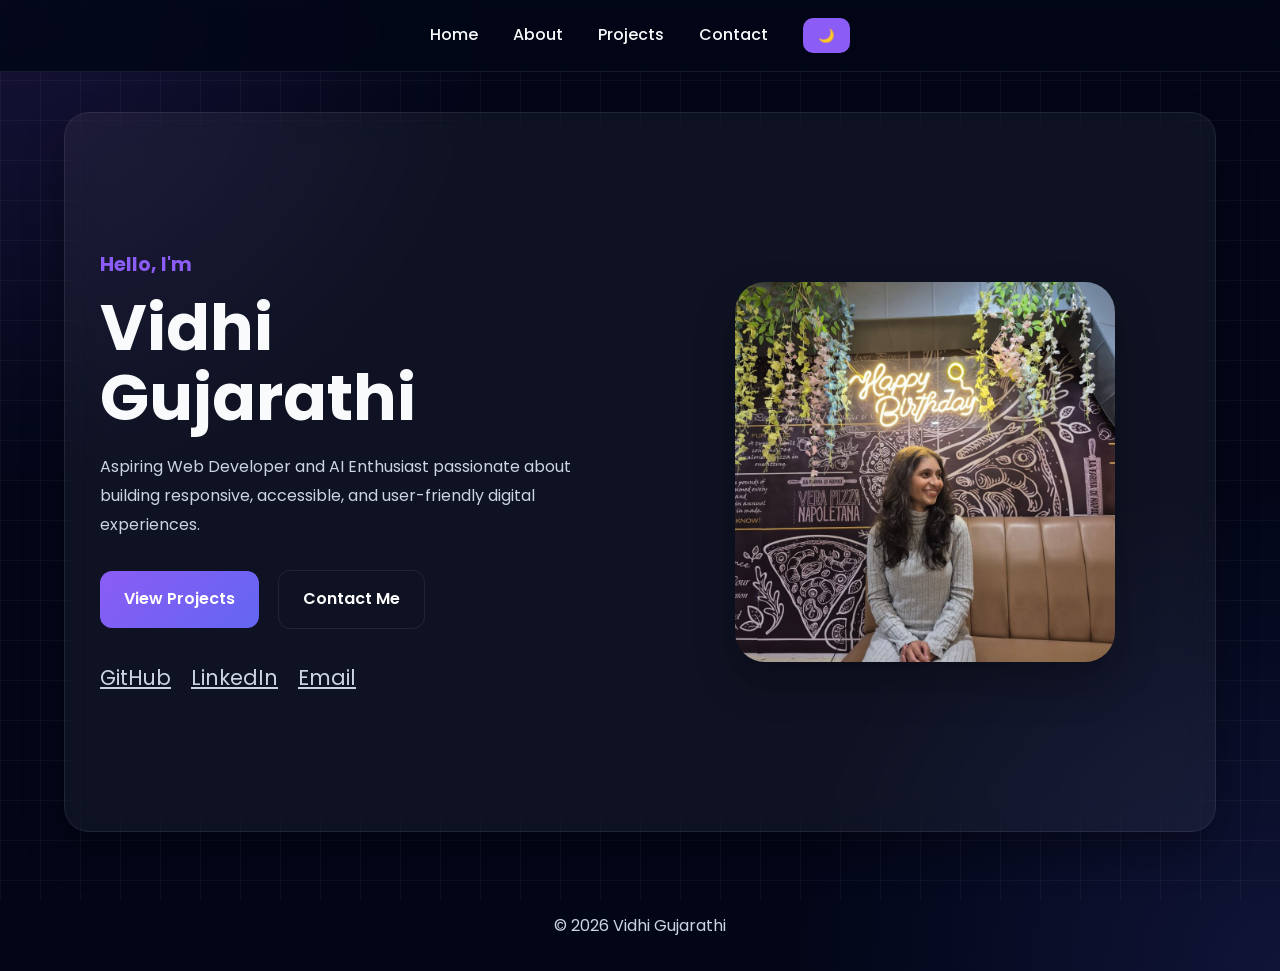
<file: index.html>
<!DOCTYPE html>
<html lang="en">

<head>

    <meta charset="UTF-8">

    <meta
        name="viewport"
        content="width=device-width, initial-scale=1.0">

    <meta
        name="description"
        content="Portfolio of Vidhi Gujarathi">

    <title>Vidhi Gujarathi | Portfolio</title>

    <link rel="stylesheet" href="style.css">

</head>

<body>

    <!-- NAVIGATION -->

    <nav>

        <ul>

            <li><a href="index.html">Home</a></li>

            <li><a href="about.html">About</a></li>

            <li><a href="projects.html">Projects</a></li>

            <li><a href="contacts.html">Contact</a></li>

            <button id="theme-toggle">🌙</button>

        </ul>

    </nav>

    <!-- MAIN -->

    <main>

        <section class="hero">

            <div class="hero-content">

                <h3>Hello, I'm</h3>

                <h1>
                    Vidhi<br>
                    Gujarathi
                </h1>

                <p>

                    Aspiring Web Developer and AI Enthusiast
                    passionate about building responsive,
                    accessible, and user-friendly digital
                    experiences.

                </p>

                <a
                    href="projects.html"
                    class="btn btn-primary">

                    View Projects

                </a>

                <a
                    href="contacts.html"
                    class="btn btn-secondary">

                    Contact Me

                </a>

                <div class="social-links">

                    <a
                        href="https://github.com/vidhigujarathi512-del"
                        target="_blank">

                        GitHub

                    </a>

                    <a
                        href="https://www.linkedin.com/in/vidhi-gujarathi-b5b237381/"
                        target="_blank">

                        LinkedIn

                    </a>

                    <a
                        href="mailto:vidhigujarathi512@gmail.com">

                        Email

                    </a>

                </div>

            </div>

            <div class="hero-image">

                <img
                    src="images/me.jpeg"
                    alt="Vidhi Gujarathi">

            </div>

        </section>

    </main>

    <footer>

        <p>

            © 2026 Vidhi Gujarathi

        </p>

    </footer>

    <script>

        document
        .getElementById("theme-toggle")
        .addEventListener("click",()=>{

            document.body
            .classList
            .toggle("dark-mode");

        });

    </script>

</body>

</html>
</file>
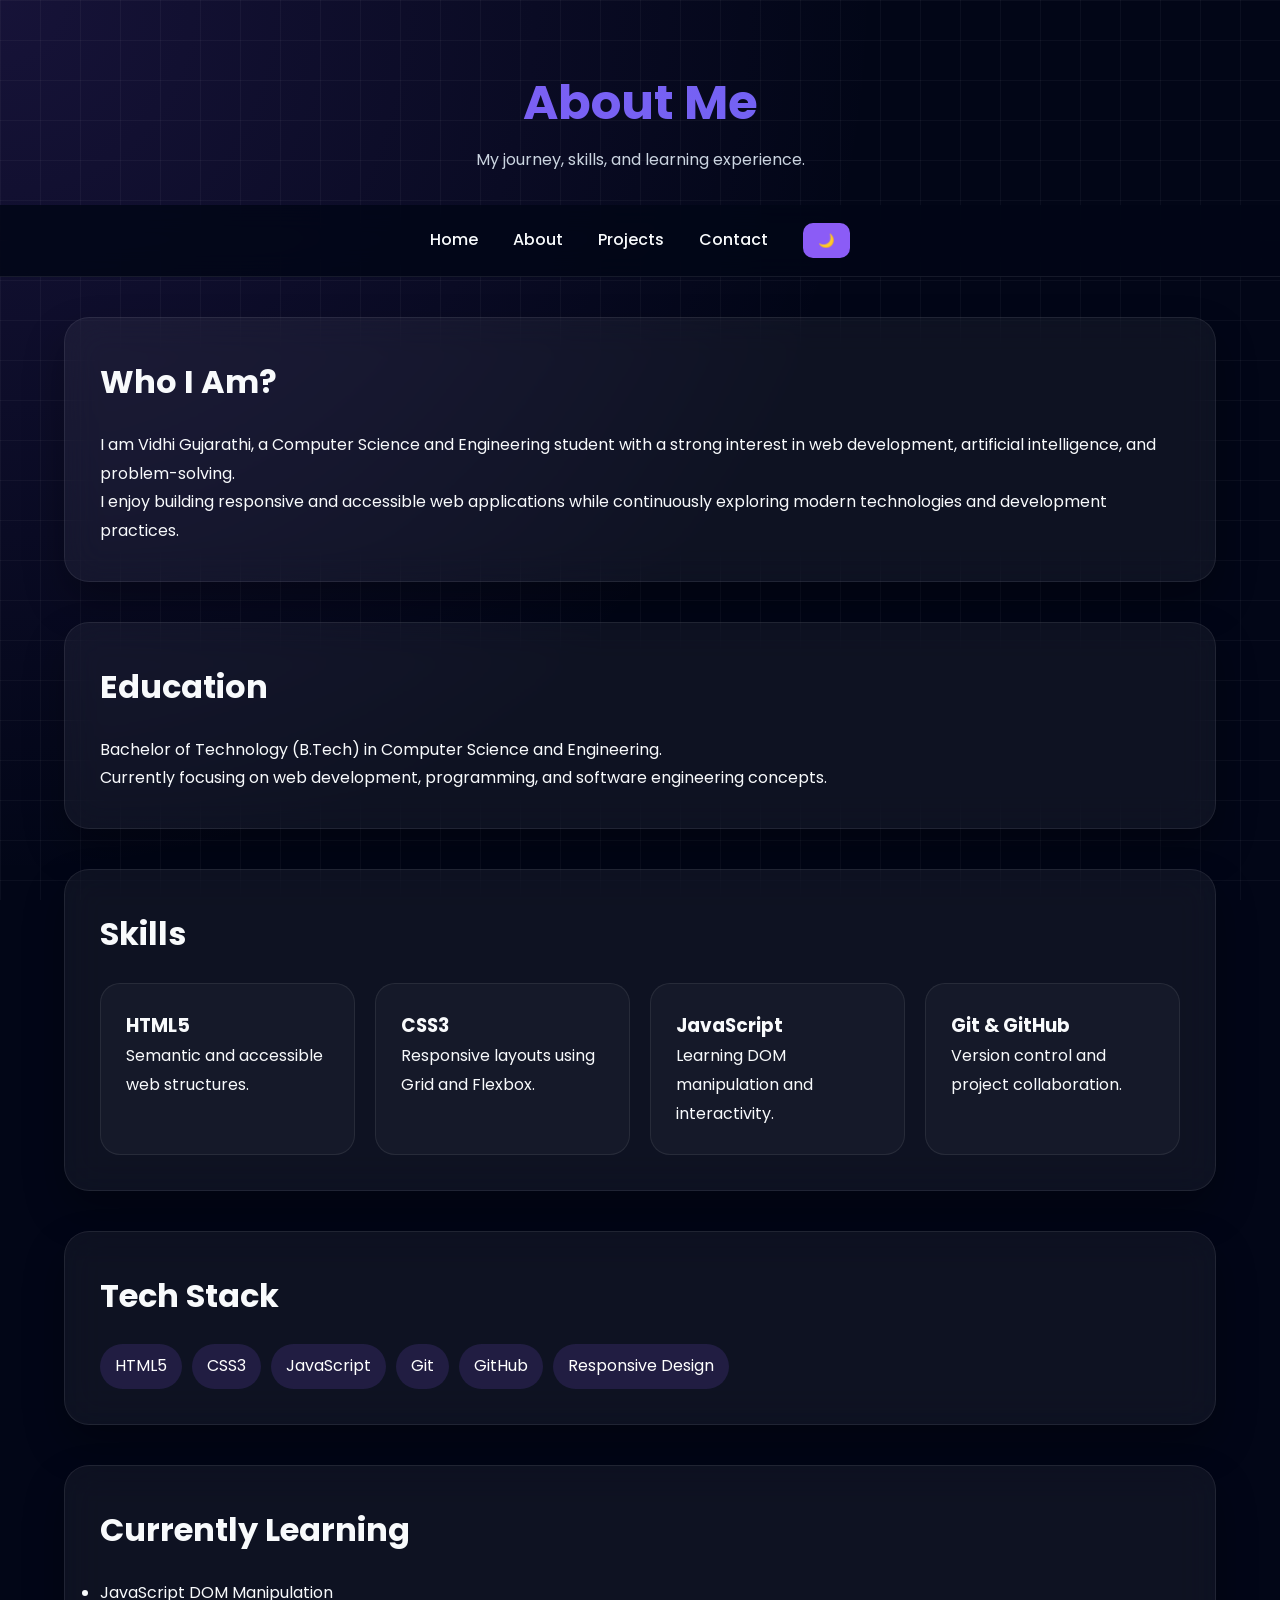
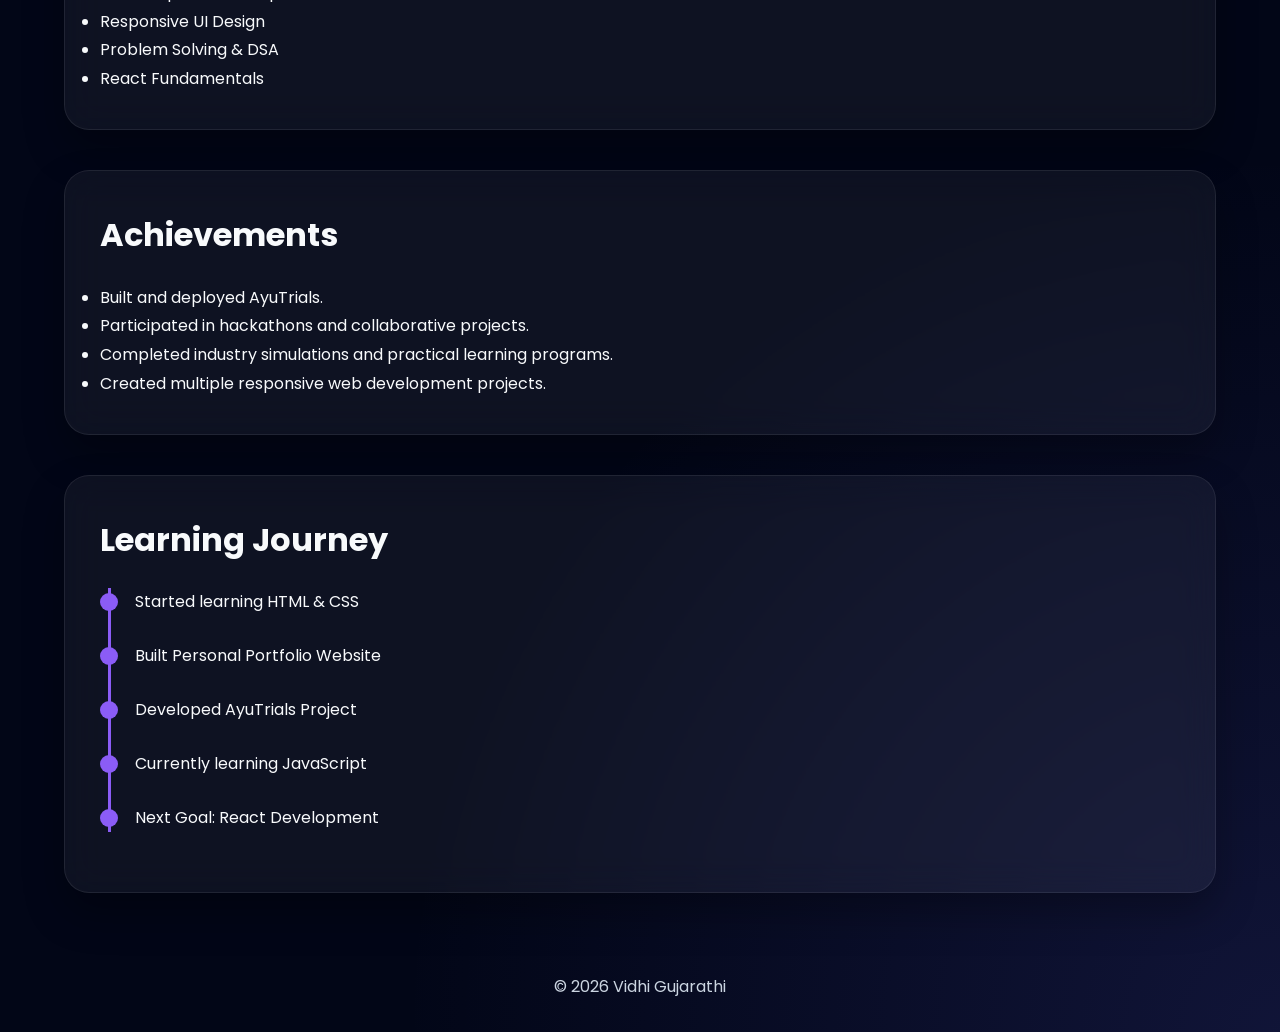
<file: about.html>
<!DOCTYPE html>
<html lang="en">

<head>

    <meta charset="UTF-8">

    <meta
        name="viewport"
        content="width=device-width, initial-scale=1.0">

    <meta
        name="description"
        content="About Vidhi Gujarathi">

    <title>About | Vidhi Gujarathi</title>

    <link rel="stylesheet" href="style.css">

</head>

<body>

    <header class="page-header">
    <h1>About Me</h1>
    <p>My journey, skills, and learning experience.</p>
</header>

    <nav>

        <ul>

            <li><a href="index.html">Home</a></li>

            <li><a href="about.html">About</a></li>

            <li><a href="projects.html">Projects</a></li>

            <li><a href="contacts.html">Contact</a></li>

            <button id="theme-toggle">🌙</button>

        </ul>

    </nav>

    <main>

        <!-- ABOUT -->

        <section>

            <h2>Who I Am?</h2>

            <p>

                I am Vidhi Gujarathi, a Computer Science and Engineering
                student with a strong interest in web development,
                artificial intelligence, and problem-solving.

            </p>

            <p>

                I enjoy building responsive and accessible web
                applications while continuously exploring modern
                technologies and development practices.

            </p>

        </section>

        <!-- EDUCATION -->

        <section>

            <h2>Education</h2>

            <p>

                Bachelor of Technology (B.Tech)
                in Computer Science and Engineering.

            </p>

            <p>

                Currently focusing on web development,
                programming, and software engineering concepts.

            </p>

        </section>

        <!-- SKILLS -->

        <section>

            <h2>Skills</h2>

            <div class="skills-grid">

                <div class="skill-card">
                    <h3>HTML5</h3>
                    <p>Semantic and accessible web structures.</p>
                </div>

                <div class="skill-card">
                    <h3>CSS3</h3>
                    <p>Responsive layouts using Grid and Flexbox.</p>
                </div>

                <div class="skill-card">
                    <h3>JavaScript</h3>
                    <p>Learning DOM manipulation and interactivity.</p>
                </div>

                <div class="skill-card">
                    <h3>Git & GitHub</h3>
                    <p>Version control and project collaboration.</p>
                </div>

            </div>

        </section>

        <!-- TECH STACK -->

        <section>

            <h2>Tech Stack</h2>

            <ul class="tech-stack">

                <li>HTML5</li>
                <li>CSS3</li>
                <li>JavaScript</li>
                <li>Git</li>
                <li>GitHub</li>
                <li>Responsive Design</li>

            </ul>

        </section>

        <!-- CURRENTLY LEARNING -->

        <section>

            <h2>Currently Learning</h2>

            <ul>

                <li>JavaScript DOM Manipulation</li>
                <li>Responsive UI Design</li>
                <li>Problem Solving & DSA</li>
                <li>React Fundamentals</li>

            </ul>

        </section>

        <!-- ACHIEVEMENTS -->

        <section>

            <h2>Achievements</h2>

            <ul>

                <li>Built and deployed AyuTrials.</li>

                <li>Participated in hackathons and collaborative projects.</li>

                <li>Completed industry simulations and practical learning programs.</li>

                <li>Created multiple responsive web development projects.</li>

            </ul>

        </section>

        <!-- TIMELINE -->

        <section>

            <h2>Learning Journey</h2>

            <ul class="timeline">

                <li>Started learning HTML & CSS</li>

                <li>Built Personal Portfolio Website</li>

                <li>Developed AyuTrials Project</li>

                <li>Currently learning JavaScript</li>

                <li>Next Goal: React Development</li>

            </ul>

        </section>

    </main>

    <footer>

        <p>© 2026 Vidhi Gujarathi</p>

    </footer>

    <script>

        document
        .getElementById("theme-toggle")
        .addEventListener("click",()=>{

            document.body
            .classList
            .toggle("dark-mode");

        });

    </script>

</body>

</html>
</file>
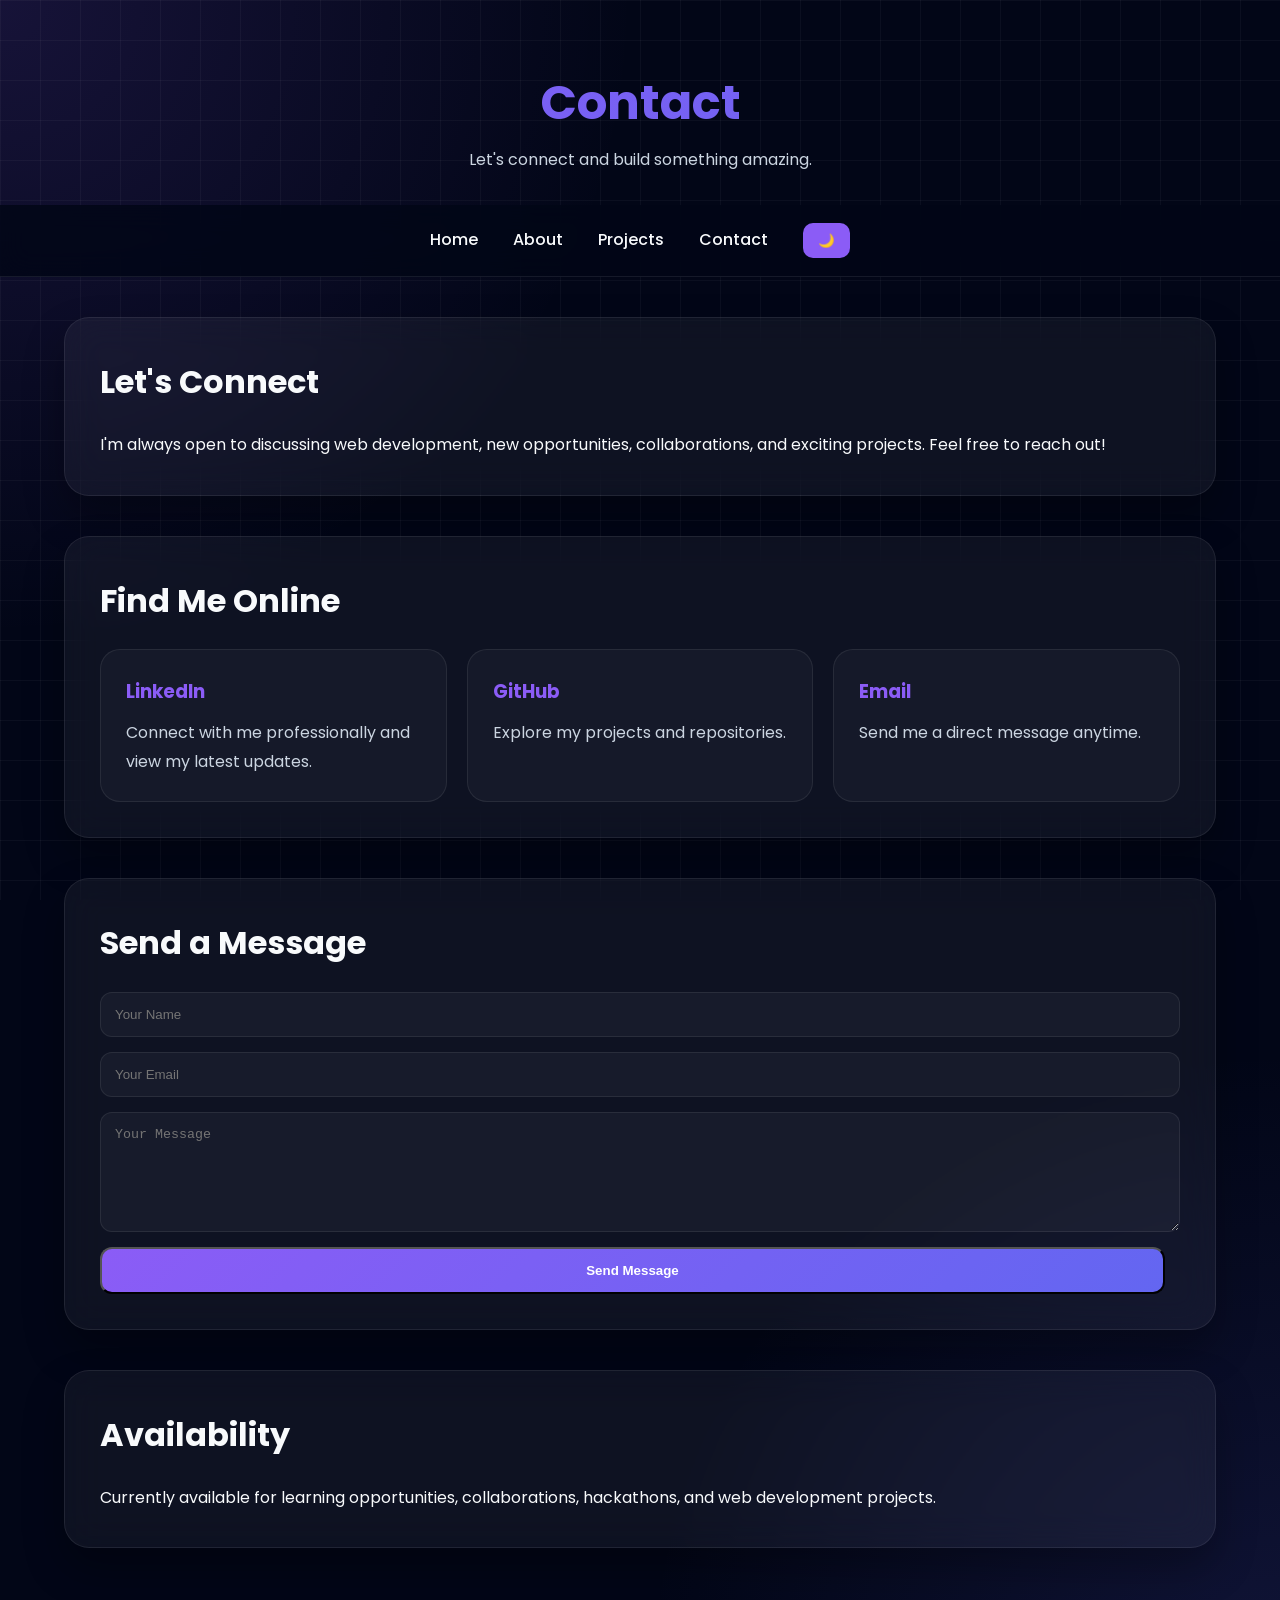
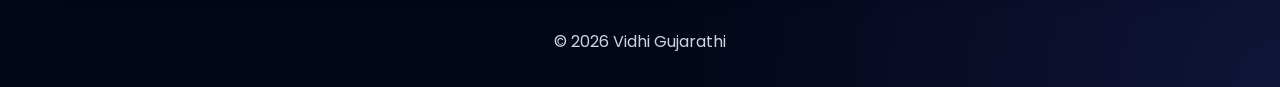
<file: contacts.html>
<!DOCTYPE html>
<html lang="en">

<head>

    <meta charset="UTF-8">

    <meta
        name="viewport"
        content="width=device-width, initial-scale=1.0">

    <meta
        name="description"
        content="Contact Vidhi Gujarathi">

    <title>Contact | Vidhi Gujarathi</title>

    <link rel="stylesheet" href="style.css">

</head>

<body>
    <header class="page-header">
    <h1>Contact</h1>
    <p>Let's connect and build something amazing.</p>
</header>

    <nav>

        <ul>

            <li><a href="index.html">Home</a></li>

            <li><a href="about.html">About</a></li>

            <li><a href="projects.html">Projects</a></li>

            <li><a href="contacts.html">Contact</a></li>

            <button id="theme-toggle">🌙</button>

        </ul>

    </nav>

    <main>

        <!-- CONTACT INTRO -->

        <section>

            <h2>Let's Connect</h2>

            <p>

                I'm always open to discussing web development,
                new opportunities, collaborations, and exciting
                projects. Feel free to reach out!

            </p>

        </section>

        <!-- SOCIAL LINKS -->

        <section>

            <h2>Find Me Online</h2>

            <div class="social-grid">

                <a
                    href="https://www.linkedin.com/in/vidhi-gujarathi-b5b237381/"
                    target="_blank">

                    <h3>LinkedIn</h3>

                    <p>
                        Connect with me professionally and
                        view my latest updates.
                    </p>

                </a>

                <a
                    href="https://github.com/vidhigujarathi512-del"
                    target="_blank">

                    <h3>GitHub</h3>

                    <p>
                        Explore my projects and repositories.
                    </p>

                </a>

                <a
                    href="mailto:vidhigujarathi512@gmail.com">

                    <h3>Email</h3>

                    <p>
                        Send me a direct message anytime.
                    </p>

                </a>

            </div>

        </section>

        <!-- CONTACT FORM -->

        <section>

            <h2>Send a Message</h2>

            <form>

                <input
                    type="text"
                    placeholder="Your Name"
                    required>

                <input
                    type="email"
                    placeholder="Your Email"
                    required>

                <textarea
                    rows="6"
                    placeholder="Your Message"
                    required></textarea>

                <button
                    type="submit"
                    class="btn btn-primary">

                    Send Message

                </button>

            </form>

        </section>

        <!-- AVAILABILITY -->

        <section>

            <h2>Availability</h2>

            <p>

                Currently available for learning opportunities,
                collaborations, hackathons, and web development
                projects.

            </p>

        </section>

    </main>

    <footer>

        <p>

            © 2026 Vidhi Gujarathi

        </p>

    </footer>

    <script>

        document
        .getElementById("theme-toggle")
        .addEventListener("click",()=>{

            document.body
            .classList
            .toggle("dark-mode");

        });

    </script>

</body>

</html>
</file>
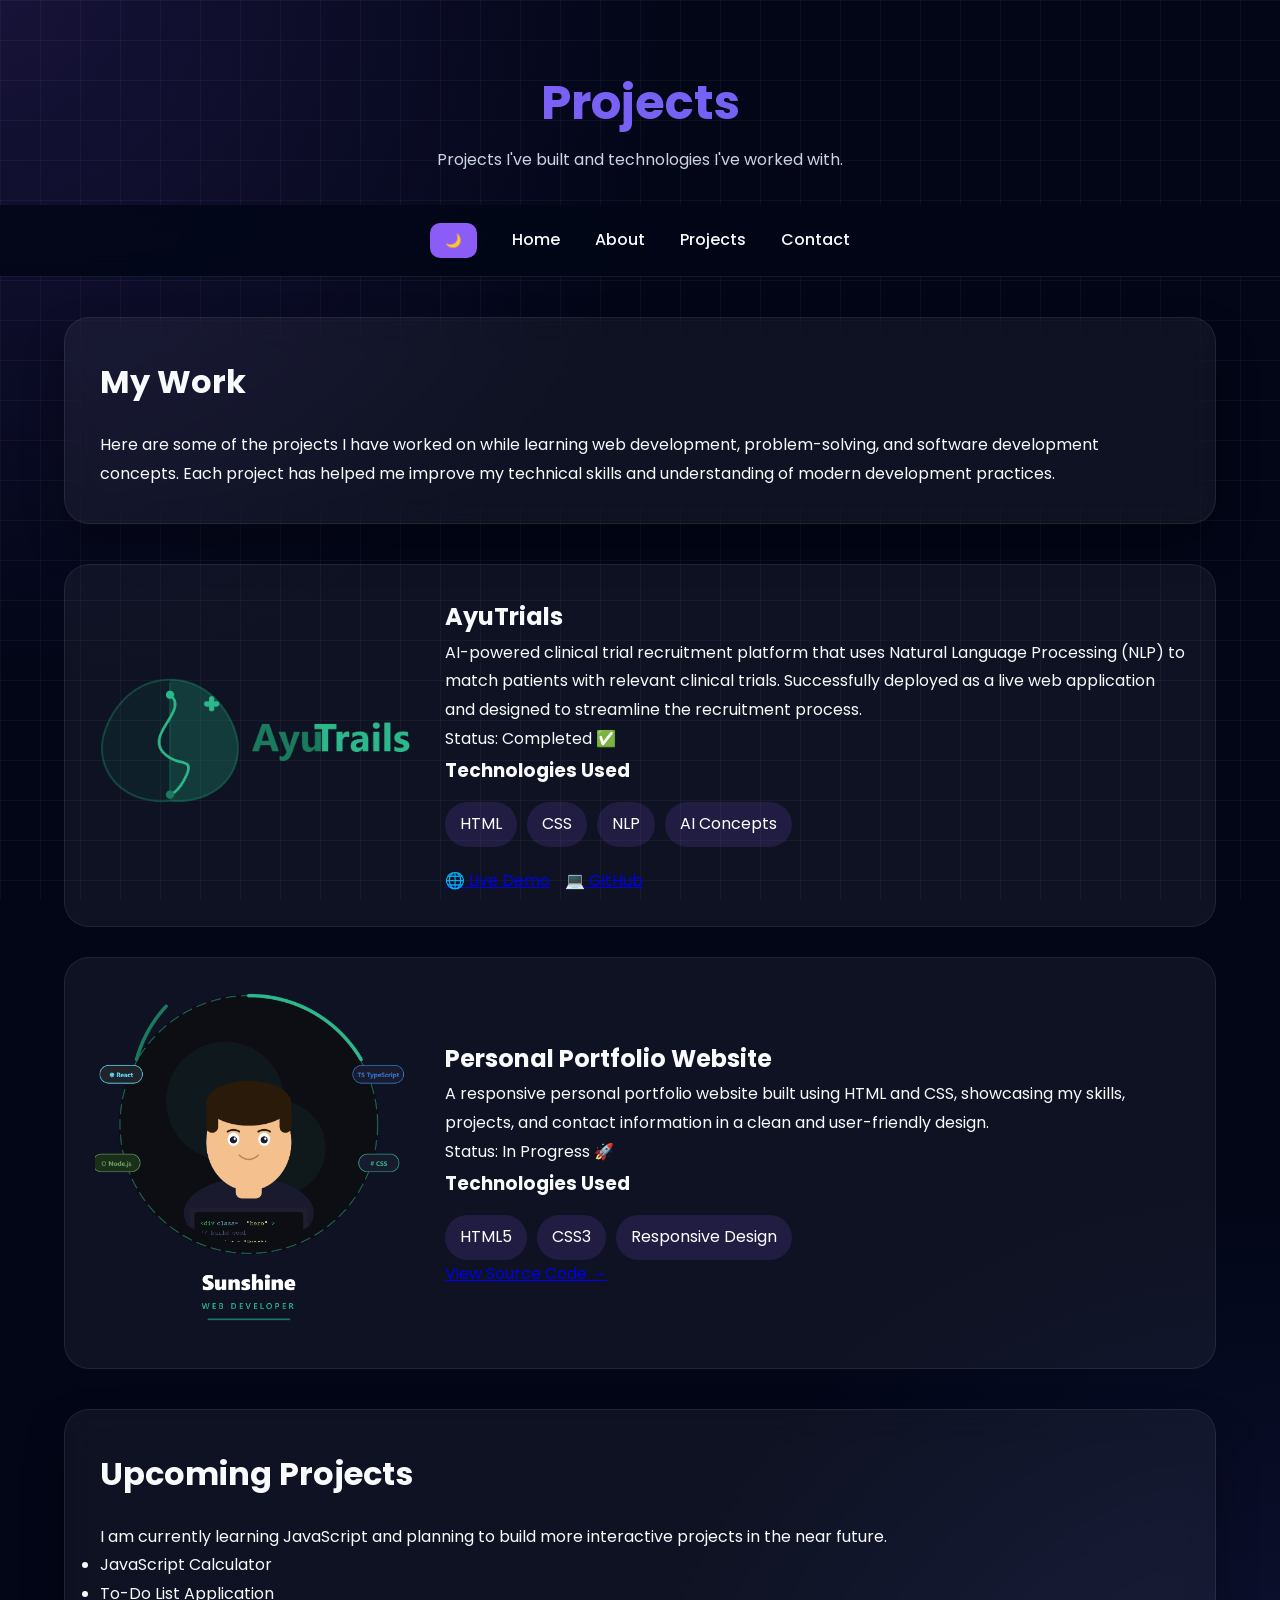
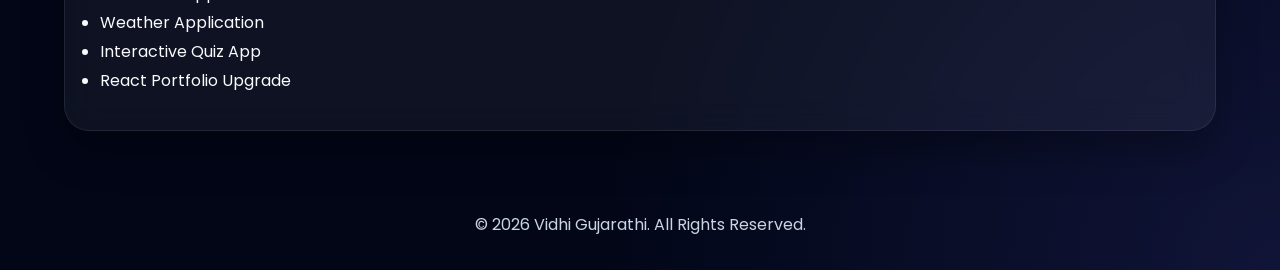
<file: projects.html>
<!DOCTYPE html>
<html lang="en">

<head>

    <meta charset="UTF-8">

    <meta
        name="viewport"
        content="width=device-width, initial-scale=1.0">

    <meta
        name="description"
        content="Projects by Vidhi Gujarathi">

    <title>Projects | Vidhi Portfolio</title>

    <link rel="stylesheet" href="style.css">


</head>

<body>

    <!-- Header -->
    <header class="page-header">
    <h1>Projects</h1>
    <p>Projects I've built and technologies I've worked with.</p>
</header>

    <!-- Navigation -->
    <nav aria-label="Main Navigation">

        <ul>
            <button id="theme-toggle">🌙</button>
            <li><a href="index.html">Home</a></li>
            <li><a href="about.html">About</a></li>
            <li><a href="projects.html">Projects</a></li>
            <li><a href="contacts.html">Contact</a></li>
        </ul>

        
    </nav>

    <!-- Main Content -->
    <main>

        <!-- Introduction -->
        <section class="projects-intro">

            <h2>My Work</h2>

            <p>
                Here are some of the projects I have worked on while
                learning web development, problem-solving, and software
                development concepts. Each project has helped me improve
                my technical skills and understanding of modern
                development practices.
            </p>

        </section>

        <!-- Project 1 -->
        <article class="project-card">

            <img
                src="images/ayutrails_logo_v2.png"
                alt="Screenshot of AyuTrials Project">

            <div class="project-info">

                <h2>AyuTrials</h2>

                <p>
                    AI-powered clinical trial recruitment platform that uses
                    Natural Language Processing (NLP) to match patients with
                    relevant clinical trials. Successfully deployed as a live web
                    application and designed to streamline the recruitment process.
                </p>

                <p class="project-status">
                    Status: Completed ✅
                </p>

                <h3>Technologies Used</h3>

                <ul class="tech-stack">
                    <li>HTML</li>
                    <li>CSS</li>
                    <li>NLP</li>
                    <li>AI Concepts</li>
                </ul>

                <div class="project-links">

    <a
        href="https://legendary-muffin-12ab62.netlify.app/"
        target="_blank"
        rel="noopener noreferrer"
        class="live-btn">

        🌐 Live Demo

    </a>

    <a
        href="https://github.com/vidhigujarathi512-del/Ayutrials-ONEROAR"
        target="_blank"
        rel="noopener noreferrer"
        class="github-btn">

        💻 GitHub

    </a>

</div>

            </div>

        </article>

        <!-- Project 2 -->
        <article class="project-card">

            <img
                src="images/portfolio_hero_image.png"
                alt="Screenshot of Personal Portfolio Project">

            <div class="project-info">

                <h2>Personal Portfolio Website</h2>

                <p>
                    A responsive personal portfolio website built using
                    HTML and CSS, showcasing my skills, projects, and
                    contact information in a clean and user-friendly
                    design.
                </p>

                <p class="project-status">
                    Status: In Progress 🚀
                </p>

                <h3>Technologies Used</h3>

                <ul class="tech-stack">
                    <li>HTML5</li>
                    <li>CSS3</li>
                    <li>Responsive Design</li>
                </ul>

                <a
                    href="https://github.com/vidhigujarathi512-del/portfolio-website-vgexclusive.git"
                    target="_blank">
                    View Source Code →
                </a>

            </div>

        </article>

        <!-- Upcoming Projects -->
        <section class="upcoming-projects">

            <h2>Upcoming Projects</h2>

            <p>
                I am currently learning JavaScript and planning to build
                more interactive projects in the near future.
            </p>

            <ul>

                <li>JavaScript Calculator</li>

                <li>To-Do List Application</li>

                <li>Weather Application</li>

                <li>Interactive Quiz App</li>

                <li>React Portfolio Upgrade</li>

            </ul>

        </section>

    </main>

    <!-- Footer -->
    <footer>

        <p>&copy; 2026 Vidhi Gujarathi. All Rights Reserved.</p>

    </footer>
<script>
document.addEventListener("DOMContentLoaded", () => {

    const toggle = document.getElementById("theme-toggle");

    if (toggle) {

        toggle.addEventListener("click", () => {

            document.body.classList.toggle("dark-mode");

        });

    }

});
</script>
</body>

</html>
</file>
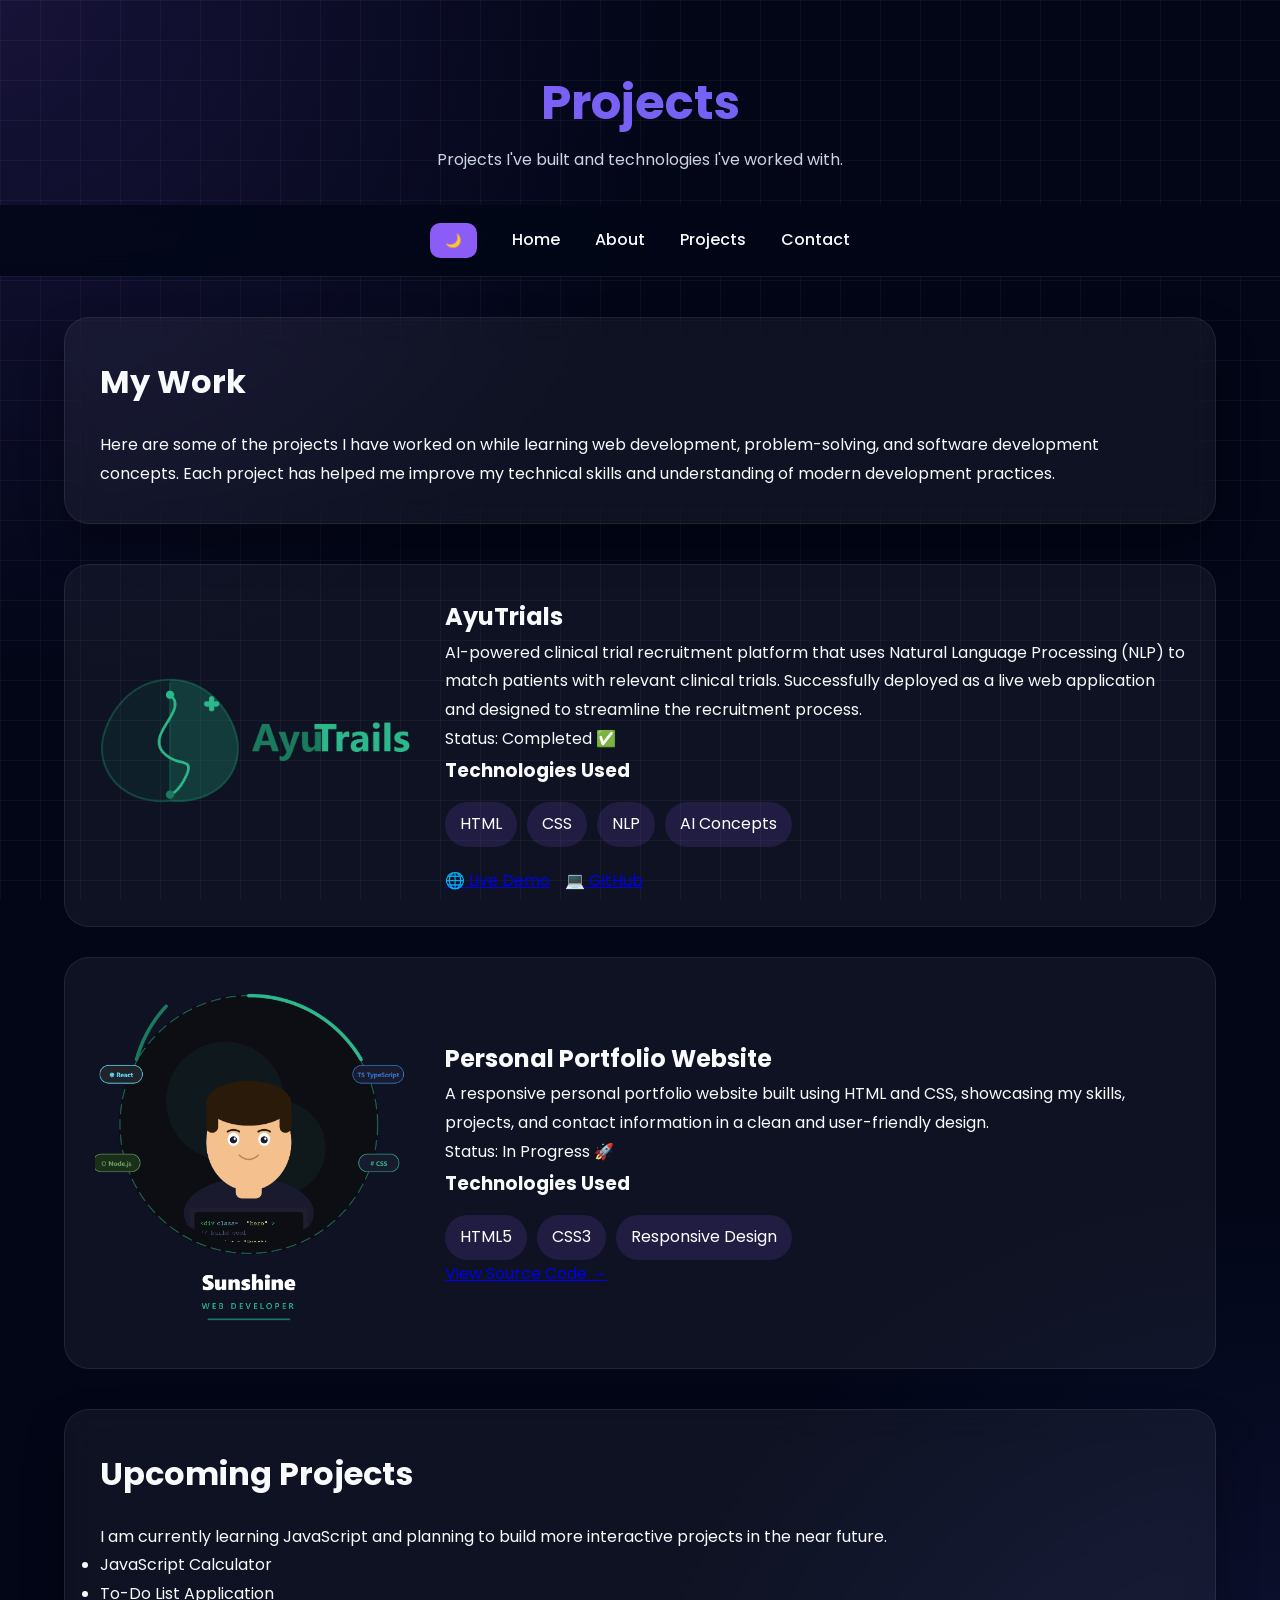
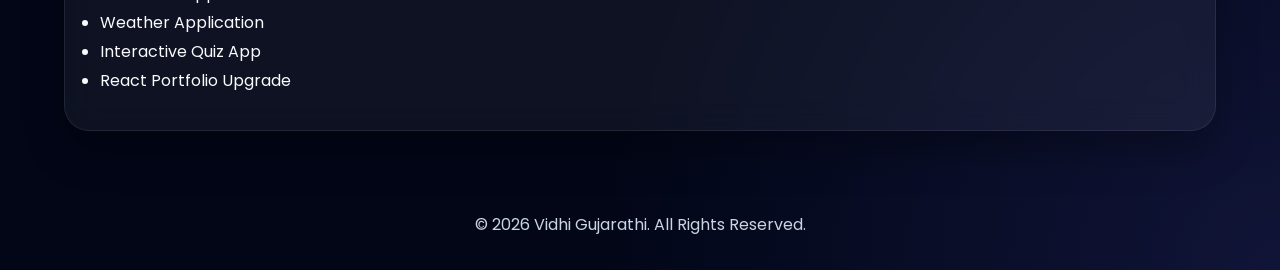
<file: projects11.html>
<!DOCTYPE html>
<html lang="en">

<head>

    <meta charset="UTF-8">

    <meta
        name="viewport"
        content="width=device-width, initial-scale=1.0">

    <meta
        name="description"
        content="Projects by Vidhi Gujarathi">

    <title>Projects | Vidhi Portfolio</title>

    <link rel="stylesheet" href="style.css">


</head>

<body>

    <!-- Header -->
    <header class="page-header">
    <h1>Projects</h1>
    <p>Projects I've built and technologies I've worked with.</p>
</header>

    <!-- Navigation -->
    <nav aria-label="Main Navigation">

        <ul>
            <button id="theme-toggle">🌙</button>
            <li><a href="index.html">Home</a></li>
            <li><a href="about.html">About</a></li>
            <li><a href="projects.html">Projects</a></li>
            <li><a href="contacts.html">Contact</a></li>
        </ul>

        
    </nav>

    <!-- Main Content -->
    <main>

        <!-- Introduction -->
        <section class="projects-intro">

            <h2>My Work</h2>

            <p>
                Here are some of the projects I have worked on while
                learning web development, problem-solving, and software
                development concepts. Each project has helped me improve
                my technical skills and understanding of modern
                development practices.
            </p>

        </section>

        <!-- Project 1 -->
        <article class="project-card">

            <img
                src="images/ayutrails_logo_v2.png"
                alt="Screenshot of AyuTrials Project">

            <div class="project-info">

                <h2>AyuTrials</h2>

                <p>
                    AI-powered clinical trial recruitment platform that uses
                    Natural Language Processing (NLP) to match patients with
                    relevant clinical trials. Successfully deployed as a live web
                    application and designed to streamline the recruitment process.
                </p>

                <p class="project-status">
                    Status: Completed ✅
                </p>

                <h3>Technologies Used</h3>

                <ul class="tech-stack">
                    <li>HTML</li>
                    <li>CSS</li>
                    <li>NLP</li>
                    <li>AI Concepts</li>
                </ul>

                <div class="project-links">

    <a
        href="YOUR_LIVE_DEPLOYMENT_LINK"
        target="_blank"
        rel="noopener noreferrer"
        class="live-btn">

        🌐 Live Demo

    </a>

    <a
        href="YOUR_GITHUB_LINK"
        target="_blank"
        rel="noopener noreferrer"
        class="github-btn">

        💻 GitHub

    </a>

</div>

            </div>

        </article>

        <!-- Project 2 -->
        <article class="project-card">

            <img
                src="images/portfolio_hero_image.png"
                alt="Screenshot of Personal Portfolio Project">

            <div class="project-info">

                <h2>Personal Portfolio Website</h2>

                <p>
                    A responsive personal portfolio website built using
                    HTML and CSS, showcasing my skills, projects, and
                    contact information in a clean and user-friendly
                    design.
                </p>

                <p class="project-status">
                    Status: In Progress 🚀
                </p>

                <h3>Technologies Used</h3>

                <ul class="tech-stack">
                    <li>HTML5</li>
                    <li>CSS3</li>
                    <li>Responsive Design</li>
                </ul>

                <a
                    href="https://github.com/vidhigujarathi512-del/portfolio-website-vgexclusive.git"
                    target="_blank">
                    View Source Code →
                </a>

            </div>

        </article>

        <!-- Upcoming Projects -->
        <section class="upcoming-projects">

            <h2>Upcoming Projects</h2>

            <p>
                I am currently learning JavaScript and planning to build
                more interactive projects in the near future.
            </p>

            <ul>

                <li>JavaScript Calculator</li>

                <li>To-Do List Application</li>

                <li>Weather Application</li>

                <li>Interactive Quiz App</li>

                <li>React Portfolio Upgrade</li>

            </ul>

        </section>

    </main>

    <!-- Footer -->
    <footer>

        <p>&copy; 2026 Vidhi Gujarathi. All Rights Reserved.</p>

    </footer>
<script>
document.addEventListener("DOMContentLoaded", () => {

    const toggle = document.getElementById("theme-toggle");

    if (toggle) {

        toggle.addEventListener("click", () => {

            document.body.classList.toggle("dark-mode");

        });

    }

});
</script>
</body>

</html>
</file>
<file: style.css>
/* ====================================
   GOOGLE FONT
==================================== */

@import url('https://fonts.googleapis.com/css2?family=Poppins:wght@300;400;500;600;700;800&display=swap');

/* ====================================
   RESET
==================================== */

*{
    margin:0;
    padding:0;
    box-sizing:border-box;
}

html{
    scroll-behavior:smooth;
}

/* ====================================
   VARIABLES
==================================== */

:root{

    --primary:#8b5cf6;
    --secondary:#6366f1;

    --dark:#020617;
    --card:#111827;

    --text:#f8fafc;
    --muted:#cbd5e1;

    --glass:
    rgba(255,255,255,0.05);

    --border:
    rgba(255,255,255,0.08);

    --shadow:
    0 20px 40px rgba(0,0,0,0.3);

}

/* ====================================
   BODY
==================================== */

body{

    font-family:'Poppins',sans-serif;

    background:

    radial-gradient(
    circle at top left,
    rgba(139,92,246,0.15),
    transparent 30%
    ),

    radial-gradient(
    circle at bottom right,
    rgba(99,102,241,0.15),
    transparent 30%
    ),

    #020617;

    color:var(--text);

    min-height:100vh;

    line-height:1.8;

    overflow-x:hidden;

}

/* ====================================
   TECH GRID
==================================== */

body::before{

    content:"";

    position:fixed;

    inset:0;

    background-image:

    linear-gradient(
    rgba(255,255,255,0.04) 1px,
    transparent 1px
    ),

    linear-gradient(
    90deg,
    rgba(255,255,255,0.04) 1px,
    transparent 1px
    );

    background-size:40px 40px;

    z-index:-1;

}

/* ====================================
   NAVBAR
==================================== */

nav{

    position:sticky;

    top:0;

    z-index:1000;

    background:
    rgba(2,6,23,0.85);

    backdrop-filter:
    blur(14px);

    border-bottom:
    1px solid var(--border);

}

nav ul{

    list-style:none;

    display:flex;

    justify-content:center;

    align-items:center;

    gap:35px;

    padding:18px;

}

nav a{

    text-decoration:none;

    color:var(--text);

    font-weight:500;

    transition:0.3s;

}

nav a:hover{

    color:var(--primary);

}

/* ====================================
   DARK MODE BUTTON
==================================== */

#theme-toggle{

    border:none;

    background:var(--primary);

    color:white;

    padding:10px 15px;

    border-radius:10px;

    cursor:pointer;

    transition:0.3s;

}

#theme-toggle:hover{

    transform:translateY(-2px);

}

/* ====================================
   HEADER
==================================== */

header{

    text-align:center;

    padding:40px 20px;

}

header h1{

    font-size:3rem;

    font-weight:700;

}

/* ====================================
   MAIN
==================================== */

main{

    width:min(1200px,90%);

    margin:auto;

}

/* ====================================
   HERO
==================================== */

.hero{

    min-height:80vh;

    display:flex;

    align-items:center;

    justify-content:space-between;

    gap:60px;

}

.hero-content{

    flex:1;

}

.hero-content h3{

    color:var(--primary);

    font-size:1.2rem;

    margin-bottom:10px;

}

.hero-content h1{

    font-size:4rem;

    line-height:1.1;

    margin-bottom:20px;

}

.hero-content p{

    color:var(--muted);

    max-width:600px;

    margin-bottom:30px;

}

.hero-image{

    flex:1;

    display:flex;

    justify-content:center;

}

.hero-image img{

    width:380px;

    height:380px;

    object-fit:cover;

    border-radius:30px;

    box-shadow:var(--shadow);

    transition:0.4s;

}

.hero-image img:hover{

    transform:translateY(-10px);

}

/* ====================================
   BUTTONS
==================================== */

.btn{

    display:inline-block;

    text-decoration:none;

    padding:14px 24px;

    border-radius:12px;

    font-weight:600;

    margin-right:15px;

    transition:0.3s;

}

.btn-primary{

    background:
    linear-gradient(
    135deg,
    var(--primary),
    var(--secondary)
    );

    color:white;

}

.btn-secondary{

    border:1px solid var(--border);

    color:white;

}

.btn:hover{

    transform:translateY(-4px);

    box-shadow:
    0 15px 35px rgba(139,92,246,.3);

}

/* ====================================
   SOCIAL LINKS
==================================== */

.social-links{

    margin-top:30px;

    display:flex;

    gap:20px;

}

.social-links a{

    color:var(--muted);

    font-size:1.3rem;

    transition:0.3s;

}

.social-links a:hover{

    color:var(--primary);

}

/* ====================================
   GLASS SECTIONS
==================================== */

section{

    margin:40px 0;

    padding:35px;

    background:var(--glass);

    backdrop-filter:blur(18px);

    border:1px solid var(--border);

    border-radius:25px;

    box-shadow:var(--shadow);

}

section h2{

    margin-bottom:20px;

    font-size:2rem;

}

/* ====================================
   SKILLS GRID
==================================== */

.skills-grid{

    display:grid;

    grid-template-columns:
    repeat(auto-fit,minmax(220px,1fr));

    gap:20px;

}

.skill-card{

    background:
    rgba(255,255,255,0.03);

    padding:25px;

    border-radius:20px;

    border:1px solid var(--border);

    transition:0.3s;

}

.skill-card:hover{

    transform:translateY(-6px);

}

/* ====================================
   PROJECT CARDS
==================================== */

.project-card{

    display:flex;

    gap:30px;

    align-items:center;

    margin-bottom:30px;

    background:var(--glass);

    border:1px solid var(--border);

    border-radius:25px;

    padding:30px;

}

.project-card img{

    width:320px;

    border-radius:20px;

}

.project-card:hover{

    transform:translateY(-6px);

}

.project-info{

    flex:1;

}

/* ====================================
   TECH STACK
==================================== */

.tech-stack{

    display:flex;

    flex-wrap:wrap;

    gap:10px;

    margin-top:15px;

}

.tech-stack li{

    list-style:none;

    padding:8px 15px;

    border-radius:50px;

    background:
    rgba(139,92,246,.15);

    color:white;

}

/* ====================================
   PROJECT BUTTONS
==================================== */

.project-links{

    display:flex;

    gap:15px;

    margin-top:20px;

    flex-wrap:wrap;

}

/* ====================================
   FORM
==================================== */

form{

    display:flex;

    flex-direction:column;

    gap:15px;

}

input,
textarea{

    padding:14px;

    border-radius:12px;

    border:1px solid var(--border);

    background:
    rgba(255,255,255,.04);

    color:white;

}

input:focus,
textarea:focus{

    outline:none;

    border-color:var(--primary);

}

/* ====================================
   SOCIAL CARDS
==================================== */

.social-grid{

    display:grid;

    grid-template-columns:
    repeat(auto-fit,minmax(250px,1fr));

    gap:20px;

}

.social-grid a{

    text-decoration:none;

    color:white;

    padding:25px;

    border-radius:20px;

    background:
    rgba(255,255,255,.03);

    border:1px solid var(--border);

    transition:0.3s;

}

.social-grid a:hover{

    transform:translateY(-6px);

}

/* ====================================
   TIMELINE
==================================== */

.timeline{

    list-style:none;

    position:relative;

    margin-top:20px;

}

.timeline::before{

    content:"";

    position:absolute;

    left:8px;

    width:3px;

    height:100%;

    background:var(--primary);

}

.timeline li{

    position:relative;

    padding-left:35px;

    margin-bottom:25px;

}

.timeline li::before{

    content:"";

    position:absolute;

    left:0;

    top:5px;

    width:18px;

    height:18px;

    border-radius:50%;

    background:var(--primary);

}

/* ====================================
   FOOTER
==================================== */

footer{

    text-align:center;

    padding:30px;

    color:var(--muted);

    margin-top:50px;

}

/* ====================================
   DARK MODE
==================================== */

body.dark-mode{

    background:#000814;

}

/* ====================================
   MOBILE
==================================== */

@media(max-width:900px){

    .hero{

        flex-direction:column-reverse;

        text-align:center;

        padding-top:40px;

    }

    .hero-content h1{

        font-size:3rem;

    }

    .project-card{

        flex-direction:column;

        text-align:center;

    }

    .project-card img{

        width:100%;

        max-width:350px;

    }

}

@media(max-width:768px){

    nav ul{

        flex-direction:column;

        gap:15px;

    }

    .hero-content h1{

        font-size:2.5rem;

    }

}


.social-grid h3{

    color:var(--primary);

    margin-bottom:10px;

}

.social-grid p{

    color:var(--muted);

}

.social-grid a{

    display:block;

}

/*page header*/
.page-header{

    text-align:center;

    padding:60px 20px 30px;

}

.page-header h1{

    background:linear-gradient(
        135deg,
        var(--primary),
        var(--secondary)
    );

    background-clip:text;
    -webkit-background-clip:text;

    color:transparent;
    -webkit-text-fill-color:transparent;

}

.page-header p{

    color:var(--muted);

    max-width:600px;

    margin:auto;

}
</file>
